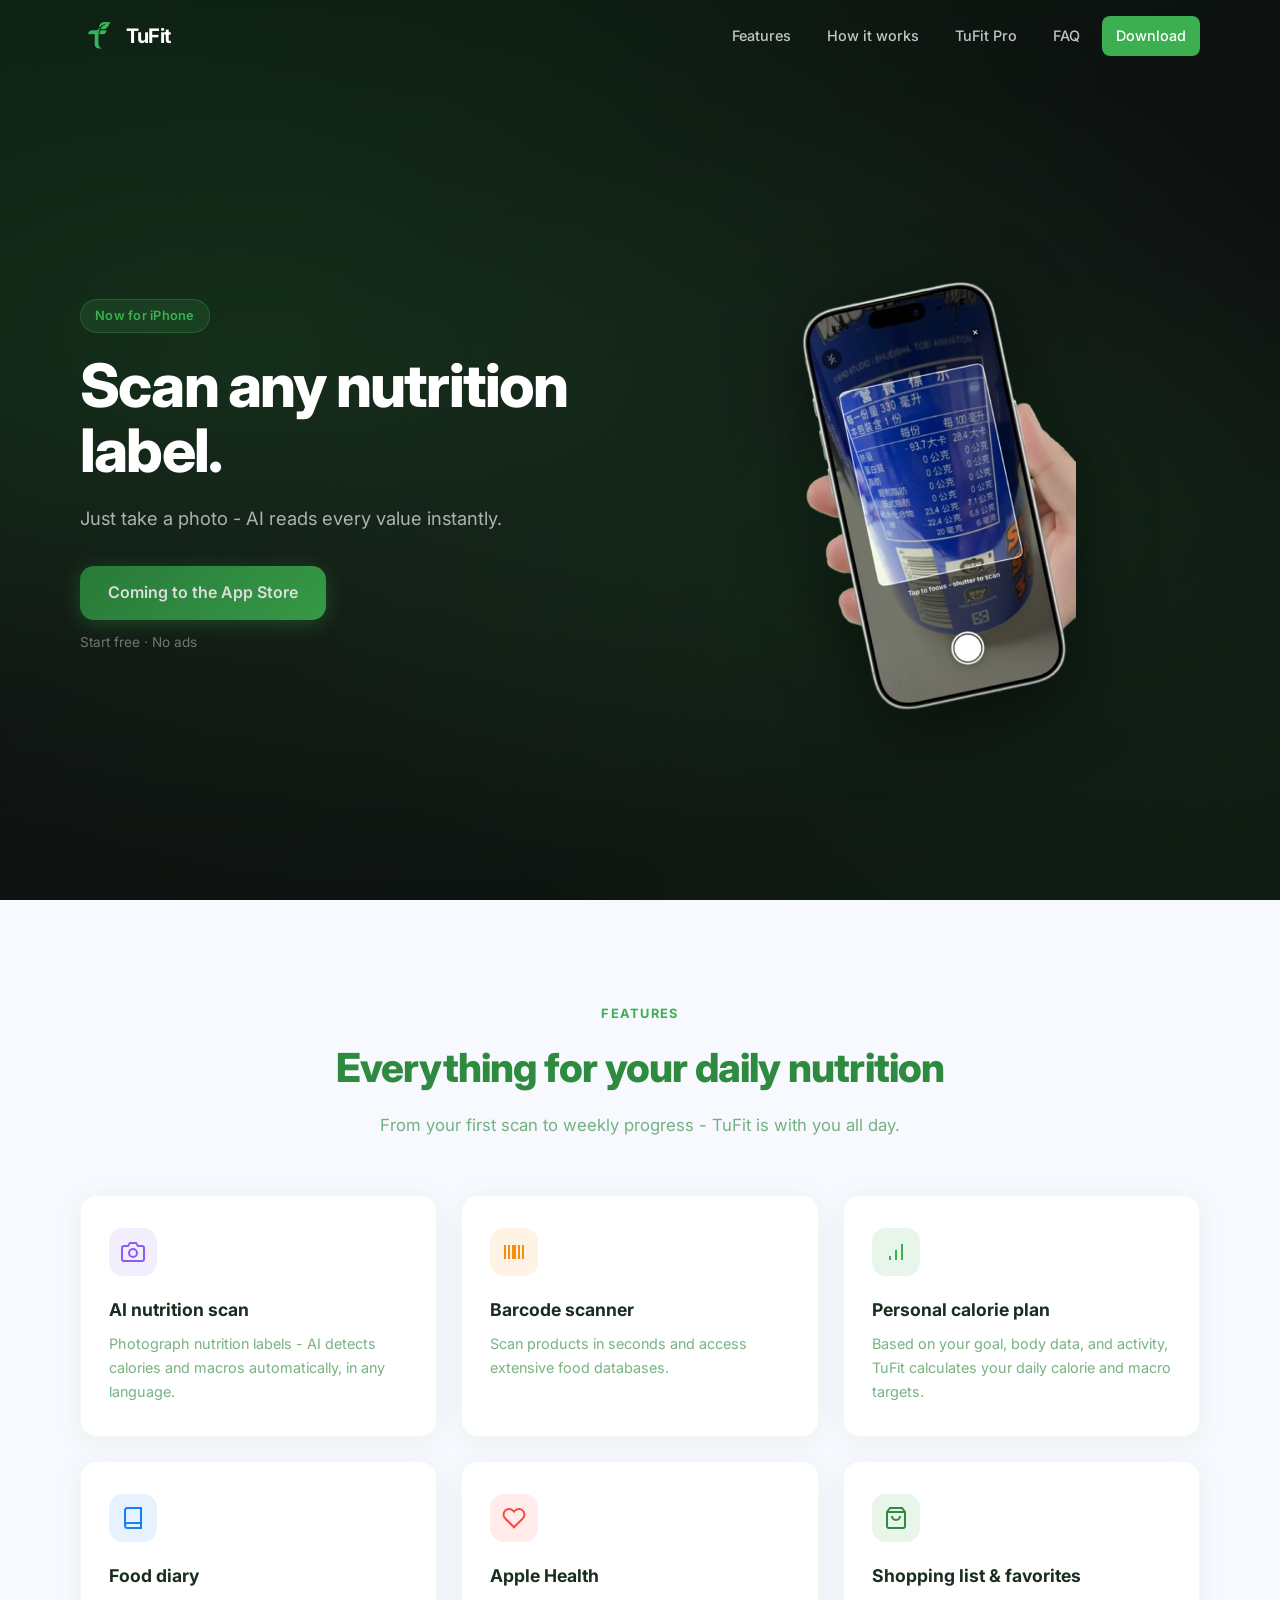
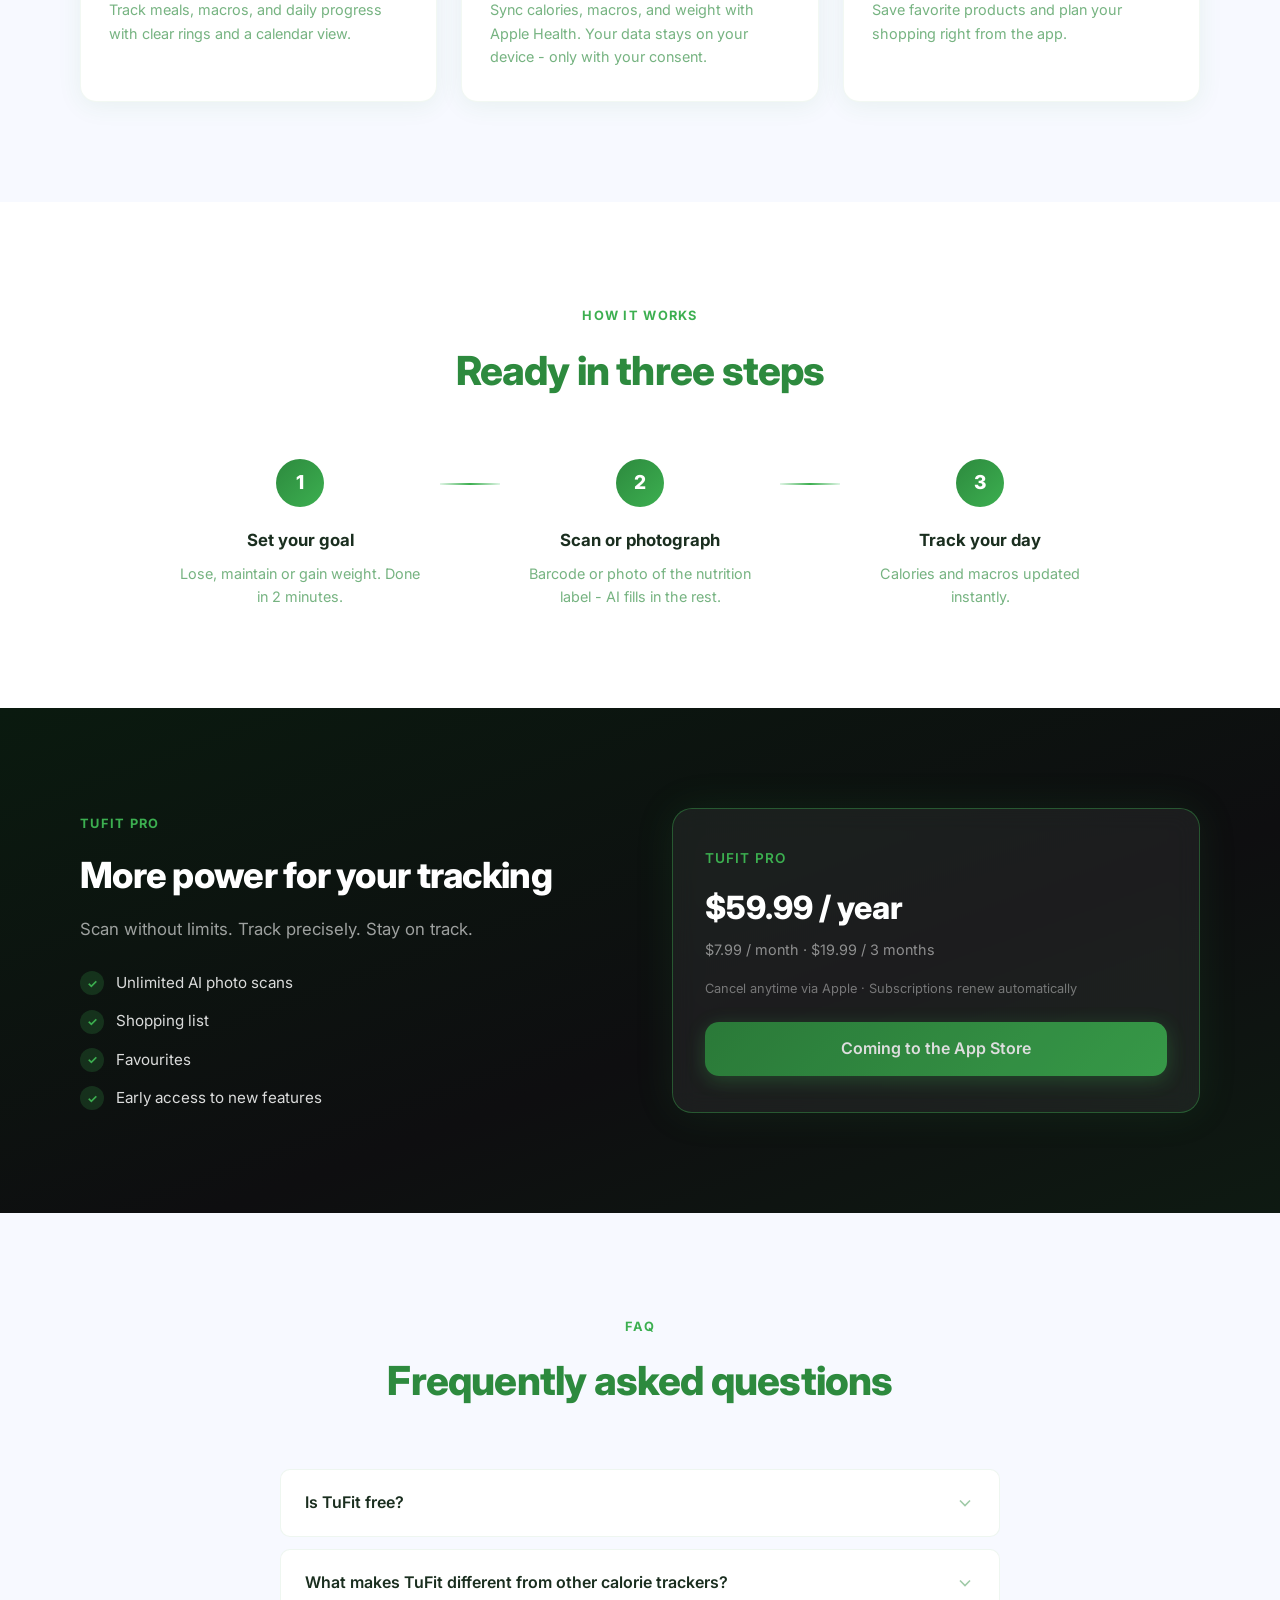
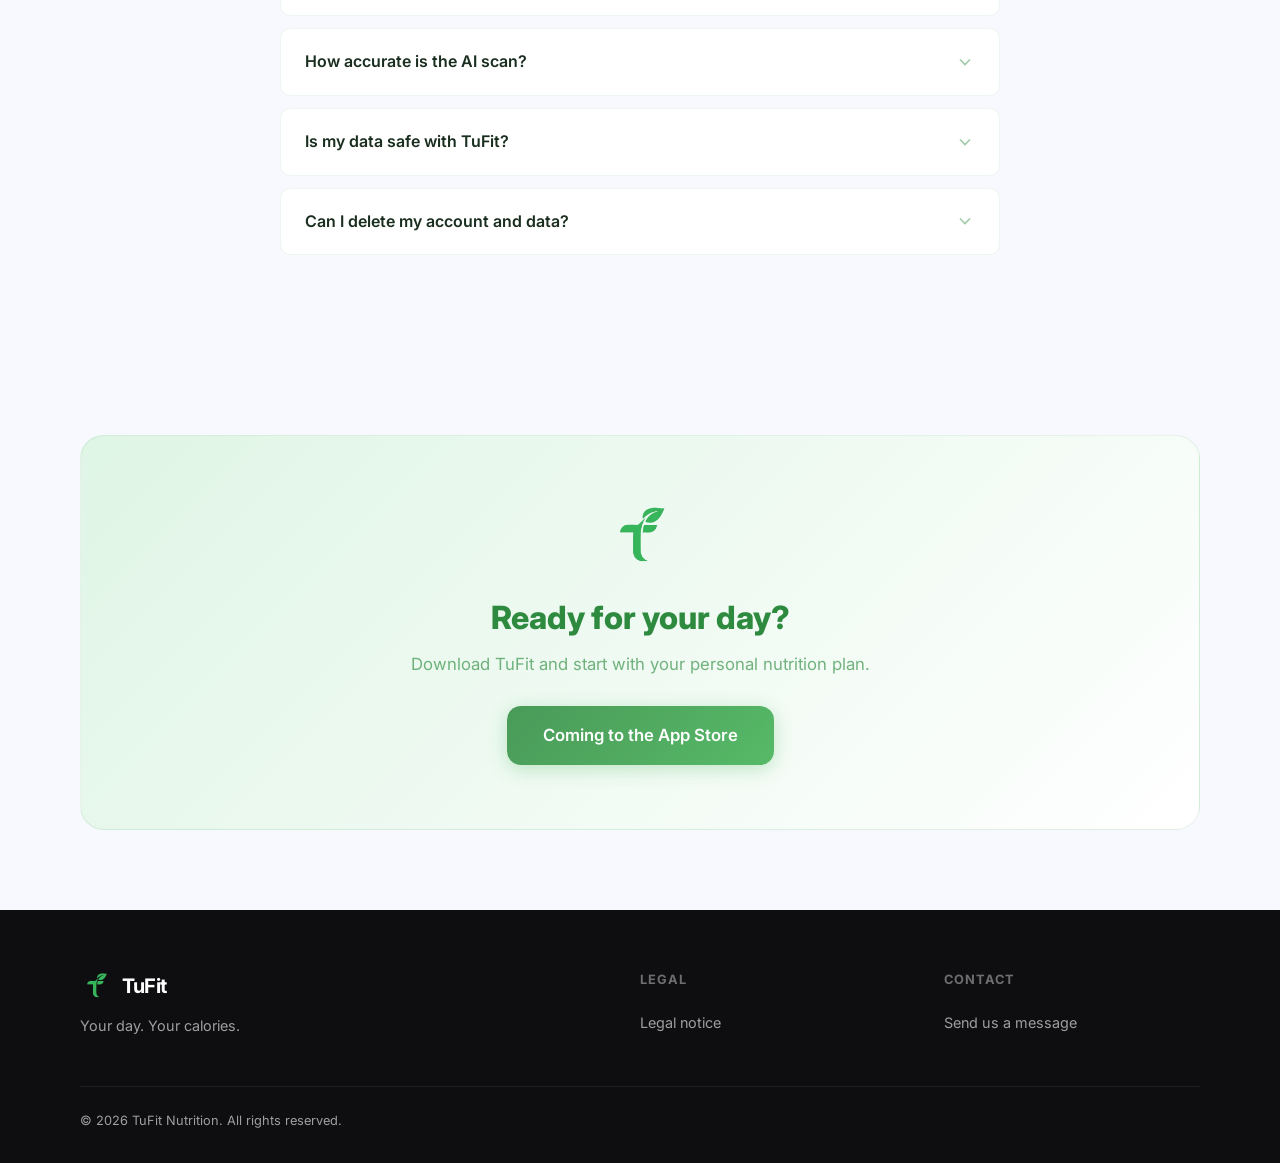
<file: index.html>
<!DOCTYPE html>
<html lang="en">
<head>
  <meta charset="UTF-8">
  <meta name="viewport" content="width=device-width, initial-scale=1.0">
  <title>TuFit Nutrition - Scan any nutrition label</title>
  <meta name="description" content="Photograph any nutrition label - AI reads every value instantly. Calorie and macro tracking for iOS.">
  <meta name="theme-color" content="#0e0e10">
  <meta property="og:type" content="website">
  <meta property="og:url" content="https://tufitnutrition.com">
  <meta property="og:title" content="TuFit Nutrition - Scan any nutrition label">
  <meta property="og:description" content="Just take a photo - AI reads every value instantly.">
  <meta property="og:image" content="https://tufitnutrition.com/assets/app-logo.png">
  <meta name="twitter:card" content="summary_large_image">
  <link rel="icon" type="image/png" href="assets/favicon.png">
  <link rel="apple-touch-icon" href="assets/favicon.png">
  <link rel="preconnect" href="https://fonts.googleapis.com">
  <link rel="preconnect" href="https://fonts.gstatic.com" crossorigin>
  <link href="https://fonts.googleapis.com/css2?family=Inter:wght@400;500;600;700;800&display=swap" rel="stylesheet">
  <link rel="stylesheet" href="css/styles.css">
</head>
<body>

  <header class="site-header">
    <div class="container header-inner">
      <a href="#" class="brand" aria-label="TuFit Nutrition">
        <img src="assets/app-logo.png" alt="" width="36" height="36" class="brand-logo">
        <span class="brand-name">TuFit</span>
      </a>

      <button class="nav-toggle" aria-label="Menu" aria-expanded="false">
        <span></span><span></span><span></span>
      </button>

      <nav class="nav-links" aria-label="Main">
        <a href="#features">Features</a>
        <a href="#how">How it works</a>
        <a href="#pro">TuFit Pro</a>
        <a href="#faq">FAQ</a>
        <a href="#download" class="nav-cta">Download</a>
      </nav>
    </div>
  </header>

  <main>

    <section class="hero" id="download">
      <div class="hero-glow"></div>
      <div class="container hero-grid">
        <div class="hero-content reveal">
          <span class="hero-badge">Now for iPhone</span>
          <h1 class="hero-title">Scan any nutrition label.</h1>
          <p class="hero-subtitle">Just take a photo - AI reads every value instantly.</p>
          <div class="hero-actions">
            <a href="#" class="btn btn-primary" data-app-store>Download on the App Store</a>
            <p class="hero-note">Start free · No ads</p>
          </div>
        </div>

        <div class="hero-phone reveal reveal-delay-1">
          <div class="hero-phone-glow" aria-hidden="true"></div>
          <img src="assets/hero-phone.png" alt="TuFit AI nutrition label scan on iPhone" width="1005" height="1590" class="hero-phone-img">
        </div>
      </div>
    </section>

    <section class="section features" id="features">
      <div class="container">
        <div class="section-head reveal">
          <span class="section-label">Features</span>
          <h2>Everything for your daily nutrition</h2>
          <p>From your first scan to weekly progress - TuFit is with you all day.</p>
        </div>
        <div class="feature-grid">
          <article class="feature-card reveal">
            <div class="feature-icon ai">
              <svg viewBox="0 0 24 24" fill="none" stroke="currentColor" stroke-width="2"><path d="M23 19a2 2 0 0 1-2 2H3a2 2 0 0 1-2-2V8a2 2 0 0 1 2-2h4l2-3h6l2 3h4a2 2 0 0 1 2 2z"/><circle cx="12" cy="13" r="4"/></svg>
            </div>
            <h3>AI nutrition scan</h3>
            <p>Photograph nutrition labels - AI detects calories and macros automatically, in any language.</p>
          </article>
          <article class="feature-card reveal reveal-delay-1">
            <div class="feature-icon barcode">
              <svg viewBox="0 0 24 24" fill="none" stroke="currentColor" stroke-width="2"><path d="M3 5v14M7 5v14M11 5v14M13 5v14M17 5v14M21 5v14"/></svg>
            </div>
            <h3>Barcode scanner</h3>
            <p>Scan products in seconds and access extensive food databases.</p>
          </article>
          <article class="feature-card reveal reveal-delay-2">
            <div class="feature-icon plan">
              <svg viewBox="0 0 24 24" fill="none" stroke="currentColor" stroke-width="2"><path d="M12 20V10M18 20V4M6 20v-4"/></svg>
            </div>
            <h3>Personal calorie plan</h3>
            <p>Based on your goal, body data, and activity, TuFit calculates your daily calorie and macro targets.</p>
          </article>
          <article class="feature-card reveal">
            <div class="feature-icon diary">
              <svg viewBox="0 0 24 24" fill="none" stroke="currentColor" stroke-width="2"><path d="M4 19.5A2.5 2.5 0 0 1 6.5 17H20"/><path d="M6.5 2H20v20H6.5A2.5 2.5 0 0 1 4 19.5v-15A2.5 2.5 0 0 1 6.5 2z"/></svg>
            </div>
            <h3>Food diary</h3>
            <p>Track meals, macros, and daily progress with clear rings and a calendar view.</p>
          </article>
          <article class="feature-card reveal reveal-delay-1">
            <div class="feature-icon health">
              <svg viewBox="0 0 24 24" fill="none" stroke="currentColor" stroke-width="2"><path d="M20.84 4.61a5.5 5.5 0 0 0-7.78 0L12 5.67l-1.06-1.06a5.5 5.5 0 0 0-7.78 7.78l1.06 1.06L12 21.23l7.78-7.78 1.06-1.06a5.5 5.5 0 0 0 0-7.78z"/></svg>
            </div>
            <h3>Apple Health</h3>
            <p>Sync calories, macros, and weight with Apple Health. Your data stays on your device - only with your consent.</p>
          </article>
          <article class="feature-card reveal reveal-delay-2">
            <div class="feature-icon shopping">
              <svg viewBox="0 0 24 24" fill="none" stroke="currentColor" stroke-width="2"><path d="M6 2L3 6v14a2 2 0 0 0 2 2h14a2 2 0 0 0 2-2V6l-3-4z"/><line x1="3" y1="6" x2="21" y2="6"/><path d="M16 10a4 4 0 0 1-8 0"/></svg>
            </div>
            <h3>Shopping list &amp; favorites</h3>
            <p>Save favorite products and plan your shopping right from the app.</p>
          </article>
        </div>
      </div>
    </section>

    <section class="section how" id="how">
      <div class="container">
        <div class="section-head reveal">
          <span class="section-label">How it works</span>
          <h2>Ready in three steps</h2>
        </div>
        <div class="steps">
          <div class="step reveal">
            <div class="step-num">1</div>
            <h3>Set your goal</h3>
            <p>Lose, maintain or gain weight. Done in 2 minutes.</p>
          </div>
          <div class="step-connector" aria-hidden="true"></div>
          <div class="step reveal reveal-delay-1">
            <div class="step-num">2</div>
            <h3>Scan or photograph</h3>
            <p>Barcode or photo of the nutrition label - AI fills in the rest.</p>
          </div>
          <div class="step-connector" aria-hidden="true"></div>
          <div class="step reveal reveal-delay-2">
            <div class="step-num">3</div>
            <h3>Track your day</h3>
            <p>Calories and macros updated instantly.</p>
          </div>
        </div>
      </div>
    </section>

    <section class="section pro-section" id="pro">
      <div class="container pro-grid">
        <div class="pro-content reveal">
          <span class="section-label">TuFit Pro</span>
          <h2>More power for your tracking</h2>
          <p class="pro-subtitle">Scan without limits. Track precisely. Stay on track.</p>
          <ul class="pro-benefits">
            <li>Unlimited AI photo scans</li>
            <li>Shopping list</li>
            <li>Favourites</li>
            <li>Early access to new features</li>
          </ul>
        </div>
        <div class="pro-pricing reveal reveal-delay-1">
          <div class="price-card featured">
            <span class="price-label">TuFit Pro</span>
            <div class="price-row">
              <span class="price">$59.99 / year</span>
            </div>
            <span class="price-alt">$7.99 / month · $19.99 / 3 months</span>
            <p class="price-note">Cancel anytime via Apple · Subscriptions renew automatically</p>
            <a href="#download" class="btn btn-primary btn-block" data-app-store>Download on the App Store</a>
          </div>
        </div>
      </div>
    </section>

    <section class="section faq-section" id="faq">
      <div class="container container-narrow">
        <div class="section-head reveal">
          <span class="section-label">FAQ</span>
          <h2>Frequently asked questions</h2>
        </div>
        <div class="faq-list">
          <div class="faq-item reveal">
            <button class="faq-question" type="button">
              <span>Is TuFit free?</span>
              <svg class="faq-chevron" viewBox="0 0 24 24" fill="none" stroke="currentColor" stroke-width="2"><polyline points="6 9 12 15 18 9"/></svg>
            </button>
            <div class="faq-answer"><p>Yes. TuFit is free to download. The free version includes barcode scanning, manual entry, one AI photo scan to try and your personal calorie plan. TuFit Pro unlocks unlimited AI photo scans, shopping list, favourites and early access to new features.</p></div>
          </div>
          <div class="faq-item reveal reveal-delay-1">
            <button class="faq-question" type="button">
              <span>What makes TuFit different from other calorie trackers?</span>
              <svg class="faq-chevron" viewBox="0 0 24 24" fill="none" stroke="currentColor" stroke-width="2"><polyline points="6 9 12 15 18 9"/></svg>
            </button>
            <div class="faq-answer"><p>Most apps ask you to type everything manually when a product isn't in the database. TuFit lets you photograph any nutrition label instead - AI reads all values automatically. Works on German, Japanese, Chinese, French, Arabic and any other language.</p></div>
          </div>
          <div class="faq-item reveal reveal-delay-2">
            <button class="faq-question" type="button">
              <span>How accurate is the AI scan?</span>
              <svg class="faq-chevron" viewBox="0 0 24 24" fill="none" stroke="currentColor" stroke-width="2"><polyline points="6 9 12 15 18 9"/></svg>
            </button>
            <div class="faq-answer"><p>The AI reads values directly from the nutrition label - calories, protein, carbs and fat. You always review and confirm the values before they're saved. No value is logged without your approval.</p></div>
          </div>
          <div class="faq-item reveal">
            <button class="faq-question" type="button">
              <span>Is my data safe with TuFit?</span>
              <svg class="faq-chevron" viewBox="0 0 24 24" fill="none" stroke="currentColor" stroke-width="2"><polyline points="6 9 12 15 18 9"/></svg>
            </button>
            <div class="faq-answer"><p>Yes. Your data is stored securely and never shared with third parties for advertising purposes. Photos taken for AI scanning are deleted immediately after analysis and never stored. You can delete your account and all data at any time directly in the app.</p></div>
          </div>
          <div class="faq-item reveal reveal-delay-1">
            <button class="faq-question" type="button">
              <span>Can I delete my account and data?</span>
              <svg class="faq-chevron" viewBox="0 0 24 24" fill="none" stroke="currentColor" stroke-width="2"><polyline points="6 9 12 15 18 9"/></svg>
            </button>
            <div class="faq-answer"><p>Yes. Go to Profile → Settings → Delete Account. All your personal data will be permanently deleted within 30 days.</p></div>
          </div>
        </div>
      </div>
    </section>

    <section class="cta-section">
      <div class="container cta-inner reveal">
        <img src="assets/app-logo.png" alt="" width="72" height="72" class="cta-logo">
        <h2>Ready for your day?</h2>
        <p>Download TuFit and start with your personal nutrition plan.</p>
        <a href="#" class="btn btn-primary btn-lg" data-app-store>Get TuFit for free</a>
      </div>
    </section>

  </main>

  <footer class="site-footer">
    <div class="container footer-grid">
      <div class="footer-brand">
        <a href="#" class="brand">
          <img src="assets/app-logo.png" alt="" width="32" height="32" class="brand-logo">
          <span class="brand-name">TuFit</span>
        </a>
        <p>Your day. Your calories.</p>
      </div>
      <div class="footer-col">
        <h4>Legal</h4>
        <a href="imprint.html">Legal notice</a>
      </div>
      <div class="footer-col">
        <h4>Contact</h4>
        <a href="https://docs.google.com/forms/d/1ngSWj7Yn4a1S7KNIL8xRiVqPXqI_5EIlc8d2yEm8RA4/viewform" target="_blank" rel="noopener">Send us a message</a>
      </div>
    </div>
    <div class="container footer-bottom">
      <p>© 2026 TuFit Nutrition. All rights reserved.</p>
    </div>
  </footer>

  <script src="js/main.js"></script>
</body>
</html>
</file>
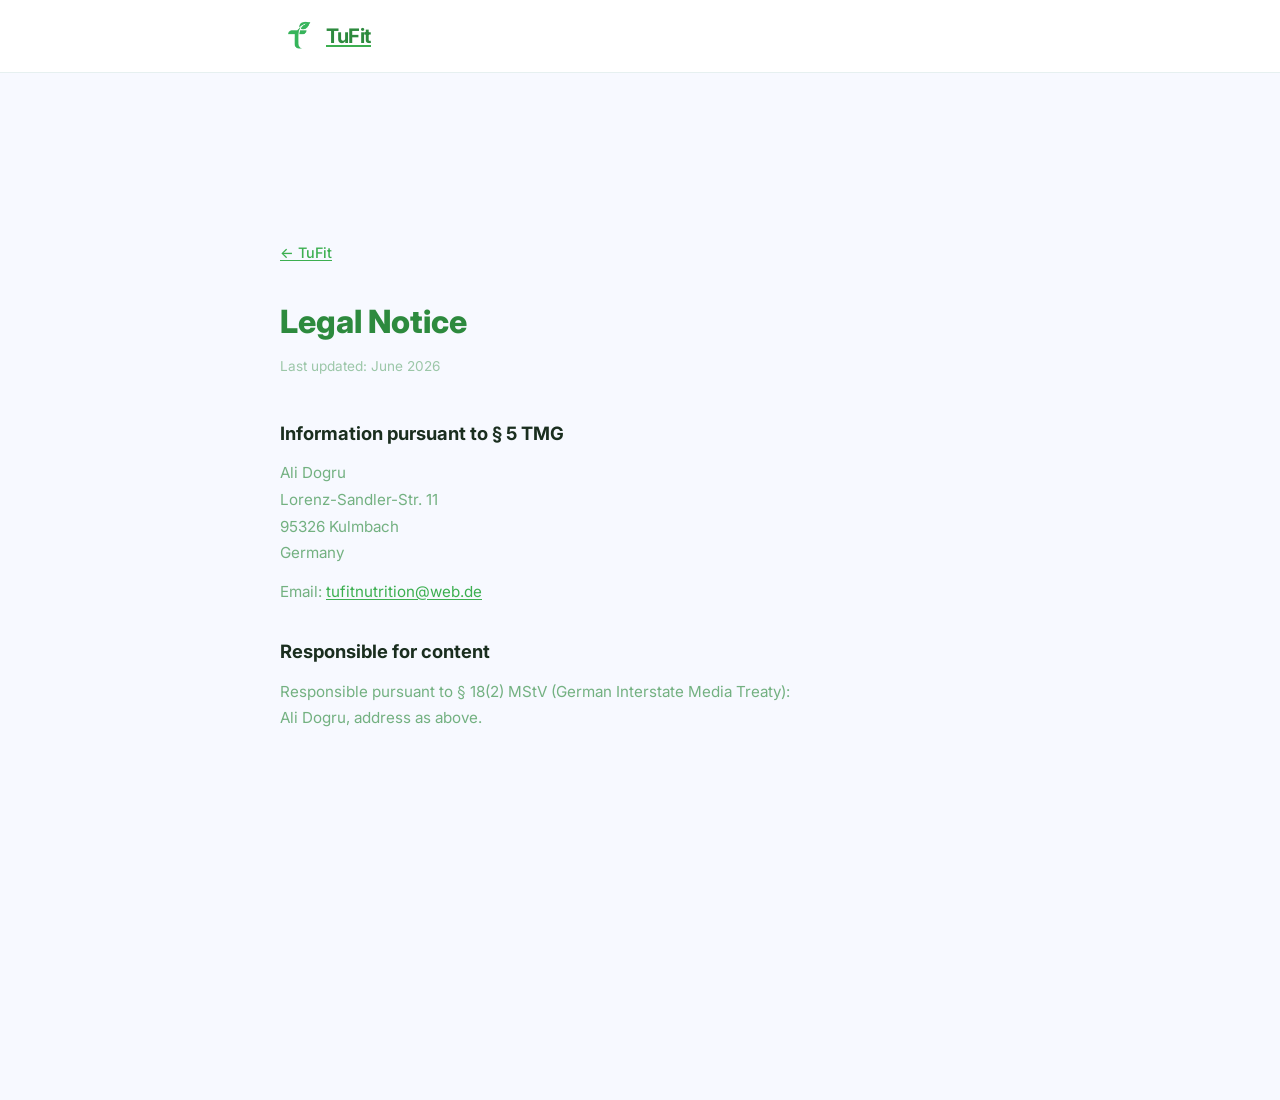
<file: imprint.html>
<!DOCTYPE html>
<html lang="en">
<head>
  <meta charset="UTF-8">
  <meta name="viewport" content="width=device-width, initial-scale=1.0">
  <title>Legal Notice - TuFit Nutrition</title>
  <meta name="robots" content="noindex">
  <link rel="icon" type="image/png" href="assets/favicon.png">
  <link rel="preconnect" href="https://fonts.googleapis.com">
  <link rel="preconnect" href="https://fonts.gstatic.com" crossorigin>
  <link href="https://fonts.googleapis.com/css2?family=Inter:wght@400;500;600;700;800&display=swap" rel="stylesheet">
  <link rel="stylesheet" href="css/styles.css">
</head>
<body class="legal-page">

  <header class="site-header scrolled">
    <div class="container header-inner">
      <a href="index.html" class="brand">
        <img src="assets/app-logo.png" alt="" width="36" height="36" class="brand-logo">
        <span class="brand-name">TuFit</span>
      </a>
    </div>
  </header>

  <main class="legal-page">
    <div class="container">
      <a href="index.html" class="legal-back">← TuFit</a>

      <h1>Legal Notice</h1>
      <p class="legal-updated">Last updated: June 2026</p>

      <h2>Information pursuant to § 5 TMG</h2>
      <p>
        Ali Dogru<br>
        Lorenz-Sandler-Str. 11<br>
        95326 Kulmbach<br>
        Germany
      </p>
      <p>Email: <a href="mailto:tufitnutrition@web.de">tufitnutrition@web.de</a></p>

      <h2>Responsible for content</h2>
      <p>Responsible pursuant to § 18(2) MStV (German Interstate Media Treaty):<br>Ali Dogru, address as above.</p>
    </div>
  </main>

  <script src="js/main.js"></script>
</body>
</html>
</file>
<file: css/styles.css>
/* TuFit Nutrition - Landing Page */

:root {
  --primary: #3caf50;
  --primary-deep: #2d8a3e;
  --primary-light: #dff5e5;
  --bg: #f7f9ff;
  --surface: #ffffff;
  --text: #1a2e1f;
  --text-secondary: rgba(45, 138, 62, 0.65);
  --text-muted: rgba(45, 138, 62, 0.45);
  --dark: #0e0e10;
  --dark-surface: #1c1c1e;
  --macro-carbs: #ef2938;
  --macro-protein: #1480fa;
  --macro-fat: #fa8c0d;
  --shadow: 0 4px 24px rgba(45, 138, 62, 0.08);
  --shadow-lg: 0 20px 60px rgba(0, 0, 0, 0.25);
  --radius: 16px;
  --radius-sm: 10px;
  --font: "Inter", -apple-system, BlinkMacSystemFont, "Segoe UI", sans-serif;
  --header-h: 72px;
  --transition: 0.25s cubic-bezier(0.4, 0, 0.2, 1);
}

*, *::before, *::after { box-sizing: border-box; margin: 0; padding: 0; }

html {
  scroll-behavior: smooth;
  -webkit-font-smoothing: antialiased;
}

body {
  font-family: var(--font);
  background: var(--bg);
  color: var(--text);
  line-height: 1.6;
  overflow-x: hidden;
}

img { display: block; max-width: 100%; }
a { color: inherit; text-decoration: none; }
button { font: inherit; cursor: pointer; border: none; background: none; }

.container {
  width: min(1120px, 100% - 48px);
  margin-inline: auto;
}

.container-narrow {
  width: min(720px, 100% - 48px);
  margin-inline: auto;
}

/* ── Header ── */

.site-header {
  position: fixed;
  top: 0;
  left: 0;
  right: 0;
  z-index: 100;
  height: var(--header-h);
  transition: background var(--transition), box-shadow var(--transition), backdrop-filter var(--transition);
}

.site-header.scrolled {
  background: rgba(14, 14, 16, 0.85);
  backdrop-filter: blur(16px);
  -webkit-backdrop-filter: blur(16px);
  box-shadow: 0 1px 0 rgba(255, 255, 255, 0.06);
}

.header-inner {
  display: flex;
  align-items: center;
  height: 100%;
  gap: 24px;
}

.brand {
  display: flex;
  align-items: center;
  gap: 10px;
  flex-shrink: 0;
}

.brand-logo {
  border-radius: 10px;
}

.brand-name {
  font-size: 1.25rem;
  font-weight: 700;
  color: #fff;
  letter-spacing: -0.02em;
}

.nav-links {
  display: flex;
  align-items: center;
  gap: 8px;
  margin-left: auto;
}

.nav-links a {
  color: rgba(255, 255, 255, 0.75);
  font-size: 0.9rem;
  font-weight: 500;
  padding: 8px 14px;
  border-radius: 8px;
  transition: color var(--transition), background var(--transition);
}

.nav-links a:hover {
  color: #fff;
  background: rgba(255, 255, 255, 0.08);
}

.nav-cta {
  background: var(--primary) !important;
  color: #fff !important;
}

.nav-cta:hover {
  background: var(--primary-deep) !important;
}

.lang-switch {
  display: flex;
  gap: 2px;
  background: rgba(255, 255, 255, 0.08);
  border-radius: 8px;
  padding: 3px;
  flex-shrink: 0;
}

.lang-btn {
  padding: 6px 12px;
  font-size: 0.8rem;
  font-weight: 600;
  color: rgba(255, 255, 255, 0.5);
  border-radius: 6px;
  transition: all var(--transition);
}

.lang-btn.active {
  background: rgba(255, 255, 255, 0.15);
  color: #fff;
}

.nav-toggle {
  display: none;
  flex-direction: column;
  gap: 5px;
  padding: 8px;
  margin-left: auto;
}

.nav-toggle span {
  display: block;
  width: 22px;
  height: 2px;
  background: #fff;
  border-radius: 2px;
  transition: var(--transition);
}

/* ── Buttons ── */

.btn {
  display: inline-flex;
  align-items: center;
  justify-content: center;
  gap: 8px;
  padding: 14px 28px;
  font-size: 1rem;
  font-weight: 600;
  border-radius: 14px;
  transition: transform var(--transition), box-shadow var(--transition), background var(--transition);
}

.btn:active { transform: scale(0.98); }

.btn-primary {
  background: linear-gradient(135deg, var(--primary-deep), var(--primary));
  color: #fff;
  box-shadow: 0 4px 20px rgba(60, 175, 80, 0.35);
}

.btn-primary:hover {
  box-shadow: 0 8px 32px rgba(60, 175, 80, 0.45);
}

.btn-primary.disabled {
  opacity: 0.85;
  cursor: default;
}

.btn-lg {
  padding: 16px 36px;
  font-size: 1.05rem;
}

.btn-block { width: 100%; }

/* ── Hero ── */

.hero {
  position: relative;
  min-height: 100vh;
  min-height: 100dvh;
  background: var(--dark);
  padding-top: var(--header-h);
  display: flex;
  align-items: center;
  overflow: hidden;
}

.hero-glow {
  position: absolute;
  inset: 0;
  background:
    radial-gradient(ellipse 80% 60% at 20% 40%, rgba(60, 175, 80, 0.18), transparent),
    radial-gradient(ellipse 60% 50% at 80% 60%, rgba(45, 138, 62, 0.12), transparent),
    linear-gradient(160deg, #0a1a0f 0%, var(--dark) 50%, #0e1a12 100%);
  pointer-events: none;
}

.hero-grid {
  display: grid;
  grid-template-columns: 1fr 1fr;
  gap: 64px;
  align-items: center;
  padding-block: 80px 60px;
  position: relative;
}

.hero-badge {
  display: inline-block;
  padding: 6px 14px;
  background: rgba(60, 175, 80, 0.15);
  border: 1px solid rgba(60, 175, 80, 0.3);
  border-radius: 100px;
  font-size: 0.8rem;
  font-weight: 600;
  color: var(--primary);
  margin-bottom: 20px;
  letter-spacing: 0.02em;
}

.hero-title {
  font-size: clamp(2.5rem, 5vw, 3.75rem);
  font-weight: 800;
  line-height: 1.08;
  color: #fff;
  letter-spacing: -0.03em;
  margin-bottom: 20px;
}

.hero-subtitle {
  font-size: 1.15rem;
  color: rgba(255, 255, 255, 0.65);
  max-width: 480px;
  margin-bottom: 32px;
  line-height: 1.7;
}

.hero-actions { margin-bottom: 40px; }

.hero-note {
  margin-top: 12px;
  font-size: 0.85rem;
  color: rgba(255, 255, 255, 0.4);
}

/* ── Hero phone ── */

.hero-phone {
  position: relative;
  display: flex;
  justify-content: center;
  align-items: center;
  justify-self: center;
  width: min(100%, 280px);
}

.hero-phone-glow {
  position: absolute;
  width: 78%;
  height: 72%;
  border-radius: 50%;
  background: radial-gradient(circle, rgba(60, 175, 80, 0.28) 0%, transparent 70%);
  filter: blur(28px);
  pointer-events: none;
  z-index: 0;
}

.hero-phone-img {
  position: relative;
  z-index: 1;
  width: 100%;
  height: auto;
  display: block;
  filter: drop-shadow(0 18px 36px rgba(0, 0, 0, 0.5));
}

/* ── Hero visual (legacy) ── */

.hero-visual {
  display: flex;
  justify-content: center;
  align-items: center;
}

.hero-image {
  width: min(100%, 520px);
  height: auto;
  border-radius: 20px;
  box-shadow: 0 24px 64px rgba(0, 0, 0, 0.35);
}

/* ── Phone Mockup (legacy) ── */

.phone-frame {
  width: 280px;
  background: #1c1c1e;
  border-radius: 40px;
  padding: 12px;
  box-shadow: var(--shadow-lg), 0 0 0 1px rgba(255, 255, 255, 0.08);
}

@keyframes phoneFloat {
  0%, 100% { transform: translateY(0); }
  50% { transform: translateY(-10px); }
}

.phone-notch {
  width: 100px;
  height: 24px;
  background: #000;
  border-radius: 0 0 16px 16px;
  margin: 0 auto 8px;
}

.phone-screen {
  background: var(--bg);
  border-radius: 28px;
  padding: 20px 16px;
  min-height: 480px;
}

.mock-header {
  display: flex;
  justify-content: space-between;
  align-items: center;
  margin-bottom: 20px;
}

.mock-title {
  font-weight: 700;
  font-size: 1.1rem;
  color: var(--primary-deep);
}

.mock-date {
  font-size: 0.8rem;
  color: var(--text-muted);
}

.mock-ring-wrap {
  position: relative;
  width: 140px;
  height: 140px;
  margin: 0 auto 24px;
}

.mock-ring {
  width: 100%;
  height: 100%;
  transform: rotate(-90deg);
}

.ring-track {
  fill: none;
  stroke: rgba(45, 138, 62, 0.12);
  stroke-width: 10;
}

.ring-fill {
  fill: none;
  stroke: var(--primary);
  stroke-width: 10;
  stroke-linecap: round;
  stroke-dasharray: 326.7;
  stroke-dashoffset: calc(326.7 * (1 - var(--progress, 0.72)));
  transition: stroke-dashoffset 1.5s ease;
}

.mock-ring-center {
  position: absolute;
  inset: 0;
  display: flex;
  flex-direction: column;
  align-items: center;
  justify-content: center;
}

.mock-kcal-value {
  font-size: 1.6rem;
  font-weight: 800;
  color: var(--primary-deep);
  line-height: 1;
}

.mock-kcal-label {
  font-size: 0.7rem;
  color: var(--text-muted);
  text-transform: uppercase;
  letter-spacing: 0.05em;
}

.mock-kcal-goal {
  font-size: 0.75rem;
  color: var(--text-muted);
}

.mock-macros {
  display: flex;
  flex-direction: column;
  gap: 10px;
  margin-bottom: 20px;
}

.mock-macro {
  display: grid;
  grid-template-columns: 80px 1fr 36px;
  align-items: center;
  gap: 8px;
}

.mock-macro-label {
  font-size: 0.65rem;
  font-weight: 600;
  color: var(--text-secondary);
}

.mock-macro-bar {
  height: 6px;
  background: rgba(45, 138, 62, 0.1);
  border-radius: 3px;
  overflow: hidden;
}

.mock-macro-bar div {
  height: 100%;
  border-radius: 3px;
  transition: width 1.2s ease;
}

.mock-macro.carbs .mock-macro-bar div { background: var(--macro-carbs); }
.mock-macro.protein .mock-macro-bar div { background: var(--macro-protein); }
.mock-macro.fat .mock-macro-bar div { background: var(--macro-fat); }

.mock-macro-val {
  font-size: 0.7rem;
  font-weight: 600;
  text-align: right;
  color: var(--text-secondary);
}

.mock-foods {
  display: flex;
  flex-direction: column;
  gap: 8px;
}

.mock-food {
  display: flex;
  align-items: center;
  gap: 10px;
  padding: 10px;
  background: var(--surface);
  border-radius: 12px;
  box-shadow: 0 1px 4px rgba(45, 138, 62, 0.06);
}

.mock-food-icon {
  font-size: 1.3rem;
  width: 36px;
  height: 36px;
  display: flex;
  align-items: center;
  justify-content: center;
  background: var(--primary-light);
  border-radius: 10px;
}

.mock-food-info span {
  display: block;
  font-size: 0.8rem;
  font-weight: 600;
  color: var(--text);
}

.mock-food-info small {
  font-size: 0.7rem;
  color: var(--text-muted);
}

/* ── Sections ── */

.section {
  padding: 100px 0;
}

.section-head {
  text-align: center;
  margin-bottom: 56px;
}

.section-label {
  display: inline-block;
  font-size: 0.8rem;
  font-weight: 700;
  text-transform: uppercase;
  letter-spacing: 0.1em;
  color: var(--primary);
  margin-bottom: 12px;
}

.section-head h2 {
  font-size: clamp(1.75rem, 3.5vw, 2.5rem);
  font-weight: 800;
  letter-spacing: -0.02em;
  color: var(--primary-deep);
  margin-bottom: 12px;
}

.section-head p {
  font-size: 1.05rem;
  color: var(--text-secondary);
  max-width: 560px;
  margin-inline: auto;
}

/* ── Features ── */

.feature-grid {
  display: grid;
  grid-template-columns: repeat(3, 1fr);
  gap: 24px;
}

.feature-card {
  background: var(--surface);
  border-radius: var(--radius);
  padding: 32px 28px;
  box-shadow: var(--shadow);
  border: 1px solid rgba(45, 138, 62, 0.06);
  transition: transform var(--transition), box-shadow var(--transition);
}

.feature-card:hover {
  transform: translateY(-4px);
  box-shadow: 0 12px 40px rgba(45, 138, 62, 0.12);
}

.feature-icon {
  width: 48px;
  height: 48px;
  border-radius: 14px;
  display: flex;
  align-items: center;
  justify-content: center;
  margin-bottom: 20px;
}

.feature-icon svg {
  width: 24px;
  height: 24px;
}

.feature-icon.plan { background: rgba(60, 175, 80, 0.12); color: var(--primary); }
.feature-icon.diary { background: rgba(20, 128, 250, 0.1); color: var(--macro-protein); }
.feature-icon.barcode { background: rgba(250, 140, 13, 0.1); color: var(--macro-fat); }
.feature-icon.ai { background: rgba(139, 92, 246, 0.1); color: #8b5cf6; }
.feature-icon.health { background: rgba(255, 69, 58, 0.1); color: #ff453a; }
.feature-icon.shopping { background: rgba(60, 175, 80, 0.12); color: var(--primary-deep); }

.feature-card h3 {
  font-size: 1.1rem;
  font-weight: 700;
  margin-bottom: 8px;
  color: var(--text);
}

.feature-card p {
  font-size: 0.9rem;
  color: var(--text-secondary);
  line-height: 1.65;
}

/* ── How it works ── */

.how {
  background: var(--surface);
}

.steps {
  display: flex;
  align-items: flex-start;
  justify-content: center;
  gap: 0;
}

.step {
  flex: 1;
  max-width: 280px;
  text-align: center;
  padding: 0 16px;
}

.step-num {
  width: 48px;
  height: 48px;
  border-radius: 50%;
  background: linear-gradient(135deg, var(--primary-deep), var(--primary));
  color: #fff;
  font-size: 1.2rem;
  font-weight: 800;
  display: flex;
  align-items: center;
  justify-content: center;
  margin: 0 auto 20px;
}

.step h3 {
  font-size: 1.05rem;
  font-weight: 700;
  margin-bottom: 8px;
  color: var(--text);
}

.step p {
  font-size: 0.9rem;
  color: var(--text-secondary);
  line-height: 1.6;
}

.step-connector {
  width: 60px;
  height: 2px;
  background: linear-gradient(90deg, var(--primary-light), var(--primary), var(--primary-light));
  margin-top: 24px;
  flex-shrink: 0;
}

/* ── Pro ── */

.pro-section {
  background: linear-gradient(160deg, #0a1a0f, var(--dark) 60%, #0e1a12);
  color: #fff;
}

.pro-grid {
  display: grid;
  grid-template-columns: 1fr 1fr;
  gap: 64px;
  align-items: center;
}

.pro-section .section-label { color: var(--primary); }

.pro-content h2 {
  font-size: clamp(1.75rem, 3vw, 2.25rem);
  font-weight: 800;
  letter-spacing: -0.02em;
  margin-bottom: 12px;
}

.pro-subtitle {
  font-size: 1.05rem;
  color: rgba(255, 255, 255, 0.6);
  margin-bottom: 28px;
}

.pro-benefits {
  list-style: none;
  display: flex;
  flex-direction: column;
  gap: 14px;
}

.pro-benefits li {
  display: flex;
  align-items: center;
  gap: 12px;
  font-size: 0.95rem;
  color: rgba(255, 255, 255, 0.85);
}

.pro-benefits li::before {
  content: "✓";
  display: flex;
  align-items: center;
  justify-content: center;
  width: 24px;
  height: 24px;
  border-radius: 50%;
  background: rgba(60, 175, 80, 0.2);
  color: var(--primary);
  font-size: 0.75rem;
  font-weight: 700;
  flex-shrink: 0;
}

.price-card {
  background: rgba(255, 255, 255, 0.06);
  border: 1px solid rgba(255, 255, 255, 0.1);
  border-radius: 20px;
  padding: 36px 32px;
  backdrop-filter: blur(12px);
}

.price-card.featured {
  border-color: rgba(60, 175, 80, 0.4);
  box-shadow: 0 0 40px rgba(60, 175, 80, 0.1);
}

.price-label {
  font-size: 0.85rem;
  font-weight: 600;
  color: var(--primary);
  text-transform: uppercase;
  letter-spacing: 0.08em;
}

.price {
  display: block;
  font-size: 2rem;
  font-weight: 800;
  margin: 12px 0 4px;
}

.price-alt {
  font-size: 0.9rem;
  color: rgba(255, 255, 255, 0.5);
}

.price-note {
  font-size: 0.8rem;
  color: rgba(255, 255, 255, 0.4);
  margin: 16px 0 24px;
  line-height: 1.5;
}

/* ── FAQ ── */

.faq-list {
  display: flex;
  flex-direction: column;
  gap: 12px;
}

.faq-item {
  background: var(--surface);
  border-radius: var(--radius-sm);
  border: 1px solid rgba(45, 138, 62, 0.08);
  overflow: hidden;
}

.faq-question {
  width: 100%;
  display: flex;
  align-items: center;
  justify-content: space-between;
  gap: 16px;
  padding: 20px 24px;
  font-size: 1rem;
  font-weight: 600;
  color: var(--text);
  text-align: left;
}

.faq-chevron {
  width: 20px;
  height: 20px;
  flex-shrink: 0;
  color: var(--text-muted);
  transition: transform var(--transition);
}

.faq-item.open .faq-chevron {
  transform: rotate(180deg);
}

.faq-answer {
  max-height: 0;
  overflow: hidden;
  transition: max-height 0.35s ease;
}

.faq-item.open .faq-answer {
  max-height: 320px;
}

.faq-answer p {
  padding: 0 24px 20px;
  font-size: 0.9rem;
  color: var(--text-secondary);
  line-height: 1.7;
}

/* ── CTA ── */

.cta-section {
  padding: 80px 0;
}

.cta-inner {
  text-align: center;
  background: linear-gradient(135deg, var(--primary-light), var(--surface));
  border-radius: 24px;
  padding: 64px 40px;
  border: 1px solid rgba(45, 138, 62, 0.1);
}

.cta-logo {
  margin: 0 auto 20px;
  border-radius: 18px;
}

.cta-inner h2 {
  font-size: clamp(1.5rem, 3vw, 2rem);
  font-weight: 800;
  color: var(--primary-deep);
  margin-bottom: 8px;
}

.cta-inner p {
  color: var(--text-secondary);
  margin-bottom: 28px;
  font-size: 1.05rem;
}

/* ── Footer ── */

.site-footer {
  background: var(--dark);
  color: rgba(255, 255, 255, 0.6);
  padding: 60px 0 32px;
}

.footer-grid {
  display: grid;
  grid-template-columns: 2fr 1fr 1fr;
  gap: 48px;
  margin-bottom: 48px;
}

.footer-brand p {
  margin-top: 12px;
  font-size: 0.9rem;
}

.footer-col h4 {
  font-size: 0.8rem;
  font-weight: 700;
  text-transform: uppercase;
  letter-spacing: 0.08em;
  color: rgba(255, 255, 255, 0.4);
  margin-bottom: 16px;
}

.footer-col a {
  display: block;
  font-size: 0.9rem;
  padding: 4px 0;
  transition: color var(--transition);
}

.footer-col a:hover { color: #fff; }

.footer-bottom {
  display: flex;
  align-items: center;
  justify-content: space-between;
  padding-top: 24px;
  border-top: 1px solid rgba(255, 255, 255, 0.08);
  font-size: 0.8rem;
}

.lang-switch-footer {
  background: rgba(255, 255, 255, 0.06);
}

/* ── Reveal animations ── */

.reveal {
  opacity: 0;
  transform: translateY(24px);
  transition: opacity 0.7s ease, transform 0.7s ease;
}

.reveal.visible {
  opacity: 1;
  transform: translateY(0);
}

.reveal-delay-1 { transition-delay: 0.1s; }
.reveal-delay-2 { transition-delay: 0.2s; }

/* ── Legal pages ── */

.legal-page {
  padding-top: calc(var(--header-h) + 48px);
  padding-bottom: 80px;
  min-height: 100vh;
}

.legal-page .container {
  max-width: 720px;
}

.legal-page h1 {
  font-size: 2rem;
  font-weight: 800;
  color: var(--primary-deep);
  margin-bottom: 8px;
}

.legal-page .legal-updated {
  font-size: 0.85rem;
  color: var(--text-muted);
  margin-bottom: 40px;
}

.legal-page h2 {
  font-size: 1.15rem;
  font-weight: 700;
  color: var(--text);
  margin: 32px 0 12px;
}

.legal-page p,
.legal-page li {
  font-size: 0.95rem;
  color: var(--text-secondary);
  line-height: 1.75;
  margin-bottom: 12px;
}

.legal-page ul {
  padding-left: 20px;
  margin-bottom: 16px;
}

.legal-page a {
  color: var(--primary);
  text-decoration: underline;
  text-underline-offset: 2px;
}

.legal-back {
  display: inline-flex;
  align-items: center;
  gap: 6px;
  font-size: 0.9rem;
  font-weight: 500;
  color: var(--text-secondary);
  margin-bottom: 32px;
  transition: color var(--transition);
}

.legal-back:hover { color: var(--primary); }

.legal-page .site-header.scrolled,
.legal-page .site-header {
  background: var(--surface);
  box-shadow: 0 1px 0 rgba(45, 138, 62, 0.08);
}

.legal-page .brand-name { color: var(--primary-deep); }
.legal-page .nav-links a { color: var(--text-secondary); }
.legal-page .nav-links a:hover { color: var(--primary-deep); background: var(--primary-light); }
.legal-page .lang-btn { color: var(--text-muted); }
.legal-page .lang-btn.active { background: var(--primary-light); color: var(--primary-deep); }
.legal-page .lang-switch { background: var(--primary-light); }
.legal-page .nav-toggle span { background: var(--primary-deep); }

/* ── Responsive ── */

@media (max-width: 960px) {
  .hero-grid {
    grid-template-columns: 1fr;
    text-align: center;
    gap: 48px;
  }

  .hero-subtitle { margin-inline: auto; }
  .hero-phone { order: -1; width: min(100%, 220px); }
  .hero-visual { order: -1; }

  .feature-grid { grid-template-columns: repeat(2, 1fr); }
  .pro-grid { grid-template-columns: 1fr; }
  .footer-grid { grid-template-columns: 1fr 1fr; }
}

@media (max-width: 720px) {
  .nav-toggle { display: flex; }

  .nav-links {
    position: fixed;
    top: var(--header-h);
    left: 0;
    right: 0;
    background: rgba(14, 14, 16, 0.97);
    backdrop-filter: blur(16px);
    flex-direction: column;
    padding: 16px 24px 24px;
    gap: 4px;
    transform: translateY(-110%);
    opacity: 0;
    transition: transform var(--transition), opacity var(--transition);
    pointer-events: none;
  }

  .nav-links.open {
    transform: translateY(0);
    opacity: 1;
    pointer-events: auto;
  }

  .nav-links a {
    width: 100%;
    padding: 12px 16px;
    font-size: 1rem;
  }

  .feature-grid { grid-template-columns: 1fr; }

  .steps {
    flex-direction: column;
    align-items: center;
    gap: 24px;
  }

  .step-connector {
    width: 2px;
    height: 32px;
    margin: 0;
  }

  .footer-grid { grid-template-columns: 1fr; gap: 32px; }
  .footer-bottom { flex-direction: column; gap: 16px; text-align: center; }

  .container { width: min(1120px, 100% - 32px); }
}

@media (prefers-reduced-motion: reduce) {
  *, *::before, *::after {
    animation-duration: 0.01ms !important;
    transition-duration: 0.01ms !important;
  }
  .reveal { opacity: 1; transform: none; }
}
</file>
